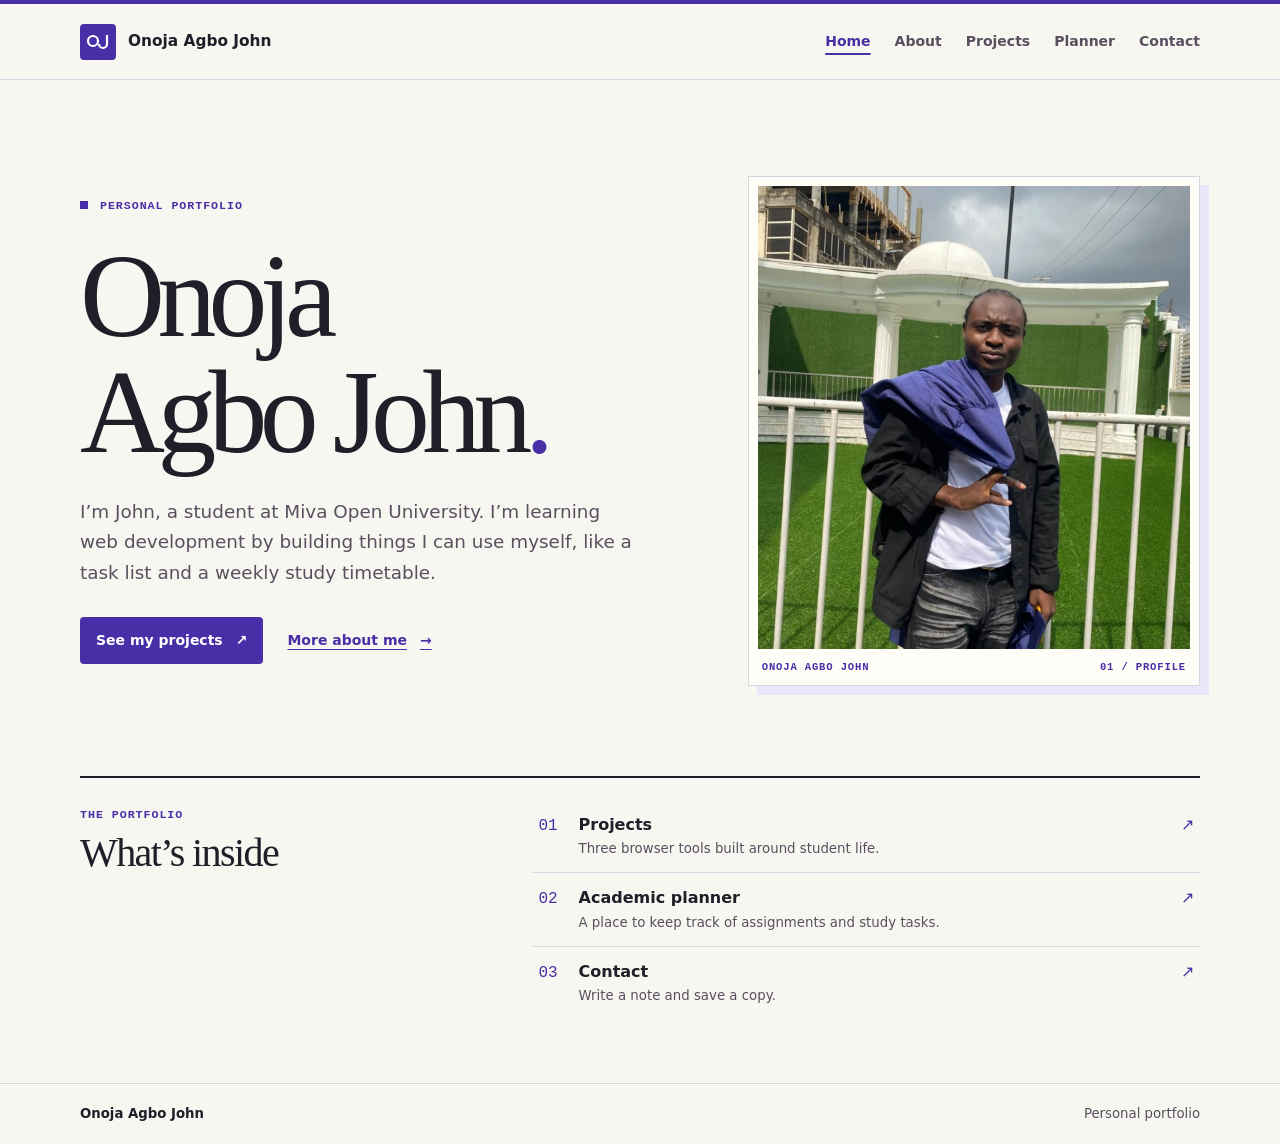
<file: index.html>
<!DOCTYPE html>
<html lang="en">
<head>
  <meta charset="utf-8">
  <meta name="viewport" content="width=device-width, initial-scale=1">
  <meta name="description" content="Onoja Agbo John’s personal portfolio and web projects.">
  <title>Home | Onoja Agbo John</title>
  <link rel="icon" href="assets/monogram.svg" type="image/svg+xml">
  <link rel="stylesheet" href="css/style.css">
  
</head>
<body>
  <a class="skip" href="#main">Skip to content</a>
  <header class="site-header">
    <nav class="wrap navigation" aria-label="Main navigation">
      <a class="identity" href="index.html"><img src="assets/monogram.svg" width="36" height="36" alt=""><span>Onoja Agbo John</span></a>
      <ul class="nav-links"><li><a href="index.html" aria-current="page">Home</a></li><li><a href="about.html">About</a></li><li><a href="projects.html">Projects</a></li><li><a href="planner.html">Planner</a></li><li><a href="contact.html">Contact</a></li></ul>
    </nav>
  </header>
  <main id="main" class="wrap">
    <section class="hero" aria-labelledby="home-title">
      <div class="hero-copy">
        <p class="eyebrow"><span class="square"></span> Personal portfolio</p>
        <h1 id="home-title">Onoja<br> Agbo John<span class="period">.</span></h1>
        <p class="hero-description">I’m John, a student at Miva Open University. I’m learning web development by building things I can use myself, like a task list and a weekly study timetable.</p>
        <div class="actions">
          <a class="button" href="projects.html">See my projects <span aria-hidden="true">↗</span></a>
          <a class="text-link" href="about.html">More about me <span aria-hidden="true">→</span></a>
        </div>
      </div>
      <figure class="portrait">
        <img src="assets/onoja-agbo-john.jpg" width="1152" height="1536" alt="Onoja Agbo John standing by a railing outdoors">
        <figcaption><span>ONOJA AGBO JOHN</span><span>01 / PROFILE</span></figcaption>
      </figure>
    </section>
    <section class="site-index" aria-labelledby="index-title">
      <div><p class="eyebrow">THE PORTFOLIO</p><h2 id="index-title">What’s inside</h2></div>
      <ol class="index-links">
        <li><a href="projects.html"><span class="index-number">01</span><span><strong>Projects</strong><small>Three browser tools built around student life.</small></span><span class="index-arrow" aria-hidden="true">↗</span></a></li>
        <li><a href="planner.html"><span class="index-number">02</span><span><strong>Academic planner</strong><small>A place to keep track of assignments and study tasks.</small></span><span class="index-arrow" aria-hidden="true">↗</span></a></li>
        <li><a href="contact.html"><span class="index-number">03</span><span><strong>Contact</strong><small>Write a note and save a copy.</small></span><span class="index-arrow" aria-hidden="true">↗</span></a></li>
      </ol>
    </section>
  </main>
  <footer class="site-footer">
    <div class="wrap footer-inner"><p>Onoja Agbo John</p><p>Personal portfolio</p></div>
  </footer>
</body>
</html>
</file>
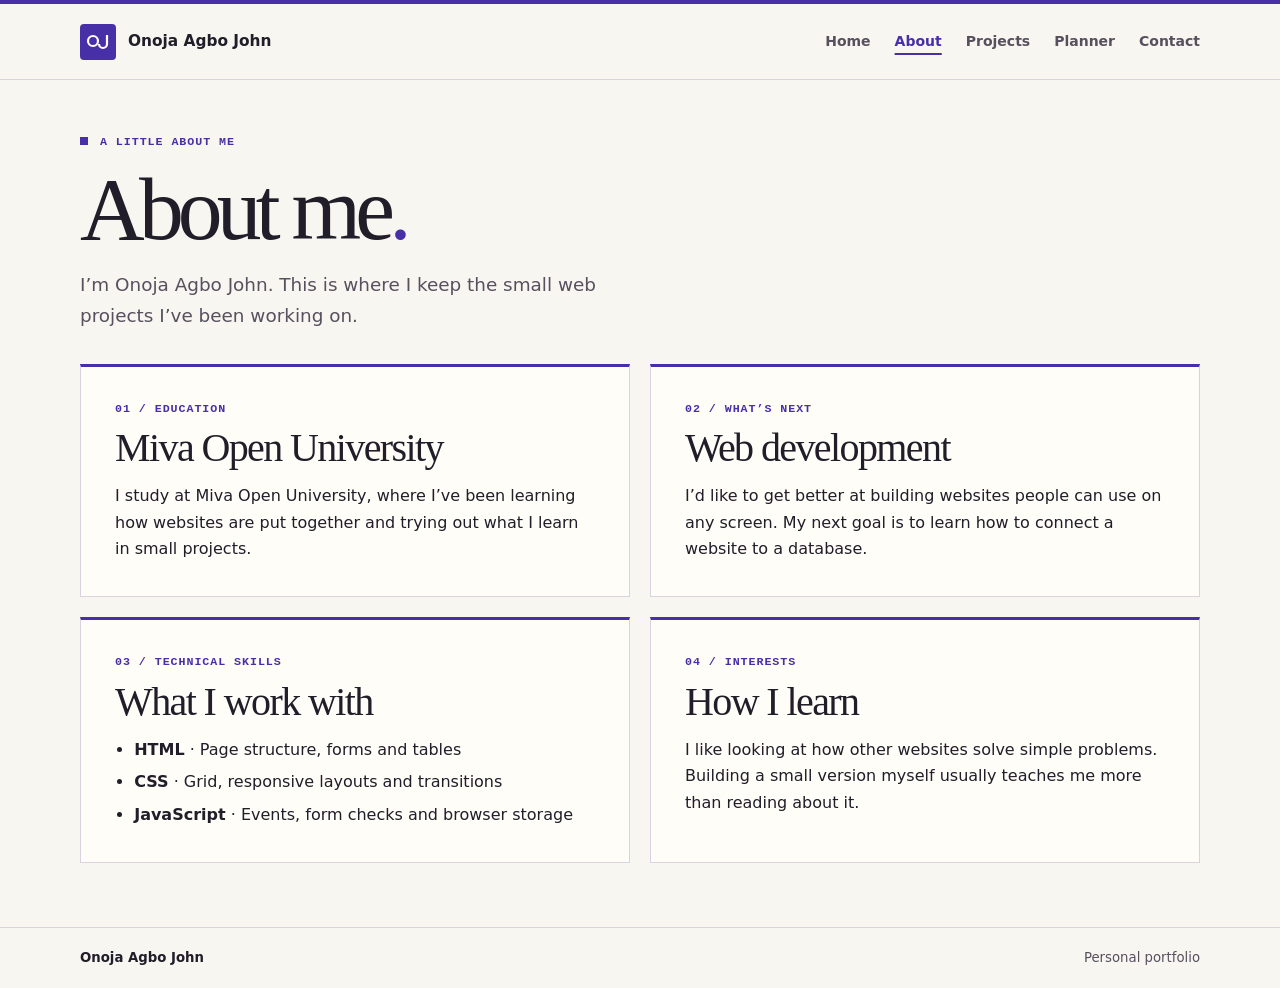
<file: about.html>
<!DOCTYPE html>
<html lang="en">
<head>
  <meta charset="utf-8">
  <meta name="viewport" content="width=device-width, initial-scale=1">
  <meta name="description" content="Learn about Onoja Agbo John, his studies and his interest in web development.">
  <title>About | Onoja Agbo John</title>
  <link rel="icon" href="assets/monogram.svg" type="image/svg+xml">
  <link rel="stylesheet" href="css/style.css">
  
</head>
<body>
  <a class="skip" href="#main">Skip to content</a>
  <header class="site-header">
    <nav class="wrap navigation" aria-label="Main navigation">
      <a class="identity" href="index.html"><img src="assets/monogram.svg" width="36" height="36" alt=""><span>Onoja Agbo John</span></a>
      <ul class="nav-links"><li><a href="index.html">Home</a></li><li><a href="about.html" aria-current="page">About</a></li><li><a href="projects.html">Projects</a></li><li><a href="planner.html">Planner</a></li><li><a href="contact.html">Contact</a></li></ul>
    </nav>
  </header>
  <main id="main" class="wrap">
    <header class="page-heading">
      <p class="eyebrow"><span class="square"></span> A little about me</p>
      <h1>About me<span class="period">.</span></h1>
      <p>I’m Onoja Agbo John. This is where I keep the small web projects I’ve been working on.</p>
    </header>
    <div class="about-grid">
      <section class="note">
        <p class="eyebrow">01 / Education</p>
        <h2>Miva Open University</h2>
        <p>I study at Miva Open University, where I’ve been learning how websites are put together and trying out what I learn in small projects.</p>
      </section>
      <section class="note">
        <p class="eyebrow">02 / What’s next</p>
        <h2>Web development</h2>
        <p>I’d like to get better at building websites people can use on any screen. My next goal is to learn how to connect a website to a database.</p>
      </section>
      <section class="note">
        <p class="eyebrow">03 / Technical skills</p>
        <h2>What I work with</h2>
        <ul class="plain-list">
          <li><strong>HTML</strong> · Page structure, forms and tables</li>
          <li><strong>CSS</strong> · Grid, responsive layouts and transitions</li>
          <li><strong>JavaScript</strong> · Events, form checks and browser storage</li>
        </ul>
      </section>
      <section class="note">
        <p class="eyebrow">04 / Interests</p>
        <h2>How I learn</h2>
        <p>I like looking at how other websites solve simple problems. Building a small version myself usually teaches me more than reading about it.</p>
      </section>
    </div>
  </main>
  <footer class="site-footer">
    <div class="wrap footer-inner"><p>Onoja Agbo John</p><p>Personal portfolio</p></div>
  </footer>
</body>
</html>
</file>
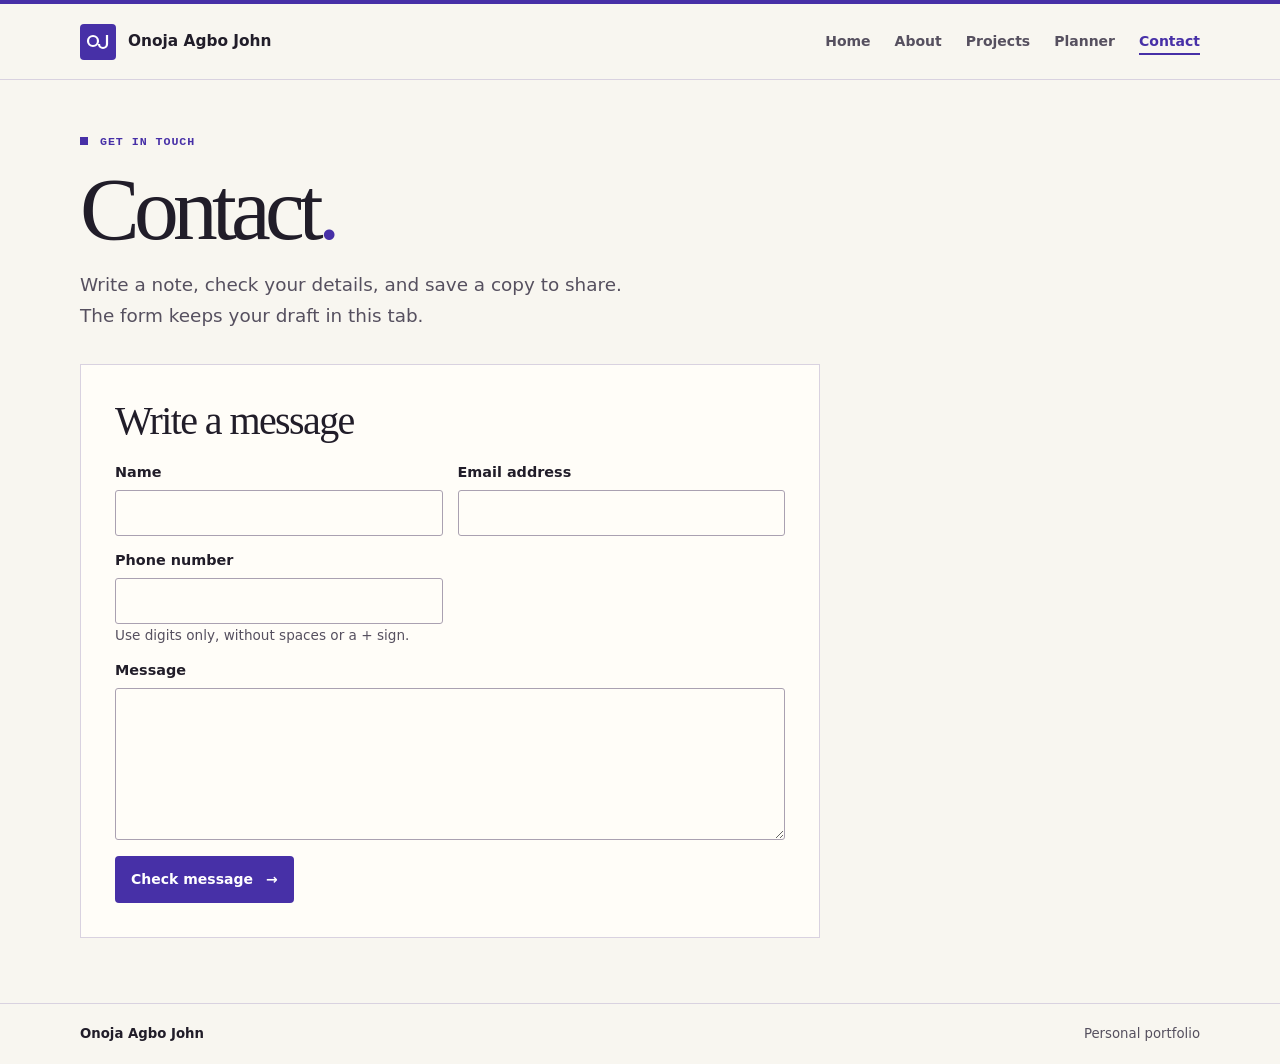
<file: contact.html>
<!DOCTYPE html>
<html lang="en">
<head>
  <meta charset="utf-8">
  <meta name="viewport" content="width=device-width, initial-scale=1">
  <meta name="description" content="Prepare and download a message for Onoja Agbo John.">
  <title>Contact | Onoja Agbo John</title>
  <link rel="icon" href="assets/monogram.svg" type="image/svg+xml">
  <link rel="stylesheet" href="css/style.css">
  <script src="js/contact.js" defer></script>
</head>
<body>
  <a class="skip" href="#main">Skip to content</a>
  <header class="site-header">
    <nav class="wrap navigation" aria-label="Main navigation">
      <a class="identity" href="index.html"><img src="assets/monogram.svg" width="36" height="36" alt=""><span>Onoja Agbo John</span></a>
      <ul class="nav-links"><li><a href="index.html">Home</a></li><li><a href="about.html">About</a></li><li><a href="projects.html">Projects</a></li><li><a href="planner.html">Planner</a></li><li><a href="contact.html" aria-current="page">Contact</a></li></ul>
    </nav>
  </header>
  <main id="main" class="wrap">
    <header class="page-heading">
      <p class="eyebrow"><span class="square"></span> Get in touch</p>
      <h1>Contact<span class="period">.</span></h1>
      <p>Write a note, check your details, and save a copy to share. The form keeps your draft in this tab.</p>
    </header>
    <section class="form-panel" aria-labelledby="message-heading">
      <h2 id="message-heading">Write a message</h2>
      <form id="contact-form" novalidate>
        <div class="contact-grid">
          <div class="field">
            <label for="full-name">Name</label>
            <input id="full-name" name="name" required maxlength="100" autocomplete="name" aria-describedby="full-name-error">
            <small id="full-name-error" class="error"></small>
          </div>
          <div class="field">
            <label for="email">Email address</label>
            <input id="email" name="email" type="email" required maxlength="254" autocomplete="email" aria-describedby="email-error">
            <small id="email-error" class="error"></small>
          </div>
          <div class="field">
            <label for="phone">Phone number</label>
            <input id="phone" name="phone" type="tel" inputmode="numeric" pattern="[0-9]+" required maxlength="20" autocomplete="tel" aria-describedby="phone-hint phone-error">
            <small id="phone-hint" class="hint">Use digits only, without spaces or a + sign.</small>
            <small id="phone-error" class="error"></small>
          </div>
          <div class="field full">
            <label for="message">Message</label>
            <textarea id="message" name="message" rows="5" required maxlength="2000" aria-describedby="message-error"></textarea>
            <small id="message-error" class="error"></small>
          </div>
        </div>
        <div class="contact-actions">
          <button class="button" type="submit" disabled>Check message <span aria-hidden="true">→</span></button>
          <a class="text-link" id="download-draft" download="message-for-john.txt" hidden>Download draft <span aria-hidden="true">↓</span></a>
        </div>
        <p class="notice" id="contact-status" role="status"></p>
      </form>
      <noscript><p>Turn on JavaScript to check the form.</p></noscript>
    </section>
  </main>
  <footer class="site-footer">
    <div class="wrap footer-inner"><p>Onoja Agbo John</p><p>Personal portfolio</p></div>
  </footer>
</body>
</html>
</file>
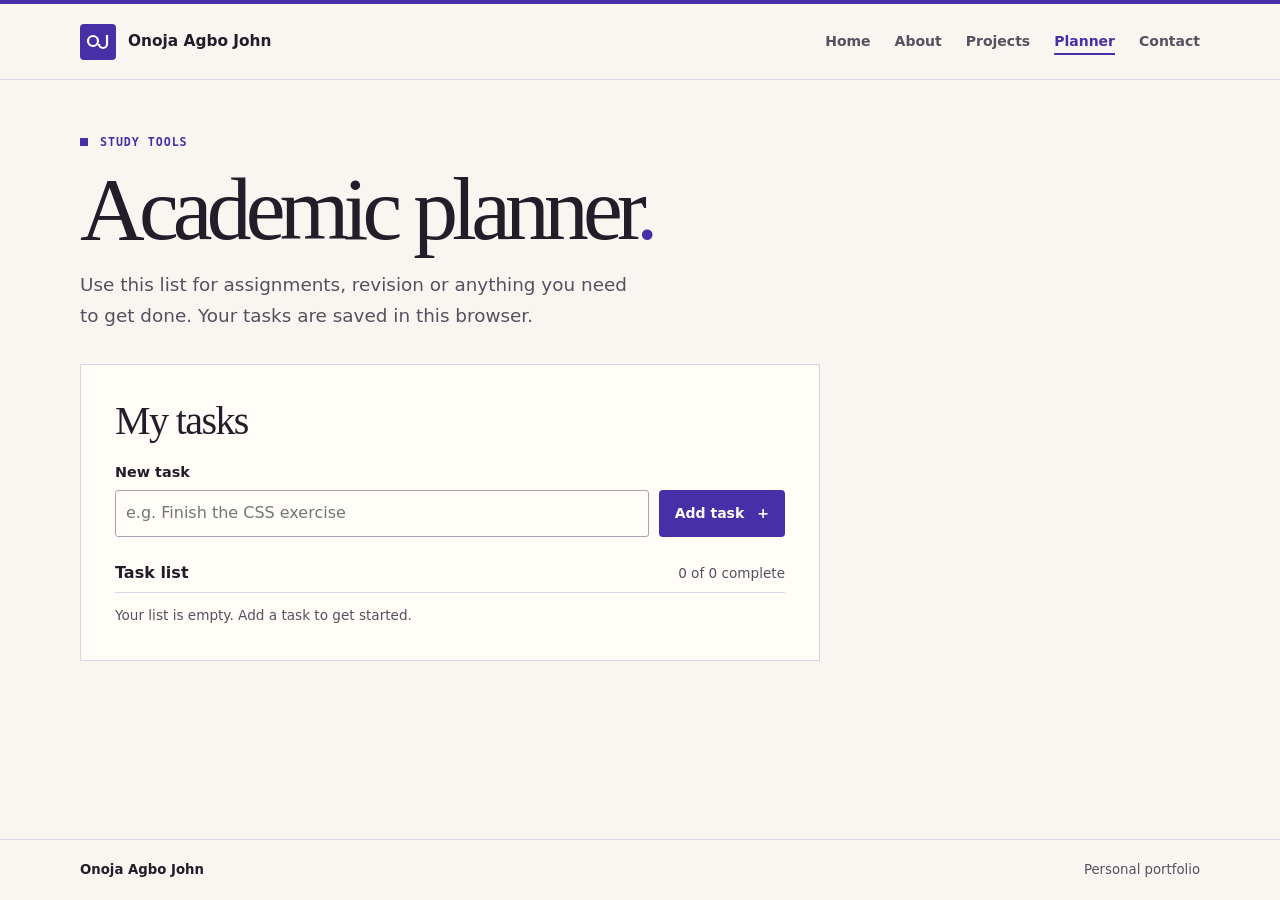
<file: planner.html>
<!DOCTYPE html>
<html lang="en">
<head>
  <meta charset="utf-8">
  <meta name="viewport" content="width=device-width, initial-scale=1">
  <meta name="description" content="Keep track of assignments, study sessions and to-dos in your browser.">
  <title>Planner | Onoja Agbo John</title>
  <link rel="icon" href="assets/monogram.svg" type="image/svg+xml">
  <link rel="stylesheet" href="css/style.css">
  <script src="js/planner.js" defer></script>
</head>
<body>
  <a class="skip" href="#main">Skip to content</a>
  <header class="site-header">
    <nav class="wrap navigation" aria-label="Main navigation">
      <a class="identity" href="index.html"><img src="assets/monogram.svg" width="36" height="36" alt=""><span>Onoja Agbo John</span></a>
      <ul class="nav-links"><li><a href="index.html">Home</a></li><li><a href="about.html">About</a></li><li><a href="projects.html">Projects</a></li><li><a href="planner.html" aria-current="page">Planner</a></li><li><a href="contact.html">Contact</a></li></ul>
    </nav>
  </header>
  <main id="main" class="wrap">
    <header class="page-heading">
      <p class="eyebrow"><span class="square"></span> Study tools</p>
      <h1>Academic planner<span class="period">.</span></h1>
      <p>Use this list for assignments, revision or anything you need to get done. Your tasks are saved in this browser.</p>
    </header>
    <section class="form-panel" aria-labelledby="tasks-heading">
      <h2 id="tasks-heading">My tasks</h2>
      <form id="task-form">
        <label for="task-name">New task</label>
        <div class="inline-form">
          <input id="task-name" name="task" placeholder="e.g. Finish the CSS exercise" required maxlength="120">
          <button class="button" type="submit">Add task <span aria-hidden="true">+</span></button>
        </div>
      </form>
      <p class="notice" id="storage-notice" role="status" hidden></p>
      <div class="task-heading"><h3>Task list</h3><p id="task-count" aria-live="polite"></p></div>
      <p class="empty" id="task-empty">Your list is empty. Add a task to get started.</p>
      <ul class="task-list" id="task-list"></ul>
      <noscript><p>Turn on JavaScript to use the planner.</p></noscript>
    </section>
  </main>
  <footer class="site-footer">
    <div class="wrap footer-inner"><p>Onoja Agbo John</p><p>Personal portfolio</p></div>
  </footer>
</body>
</html>
</file>
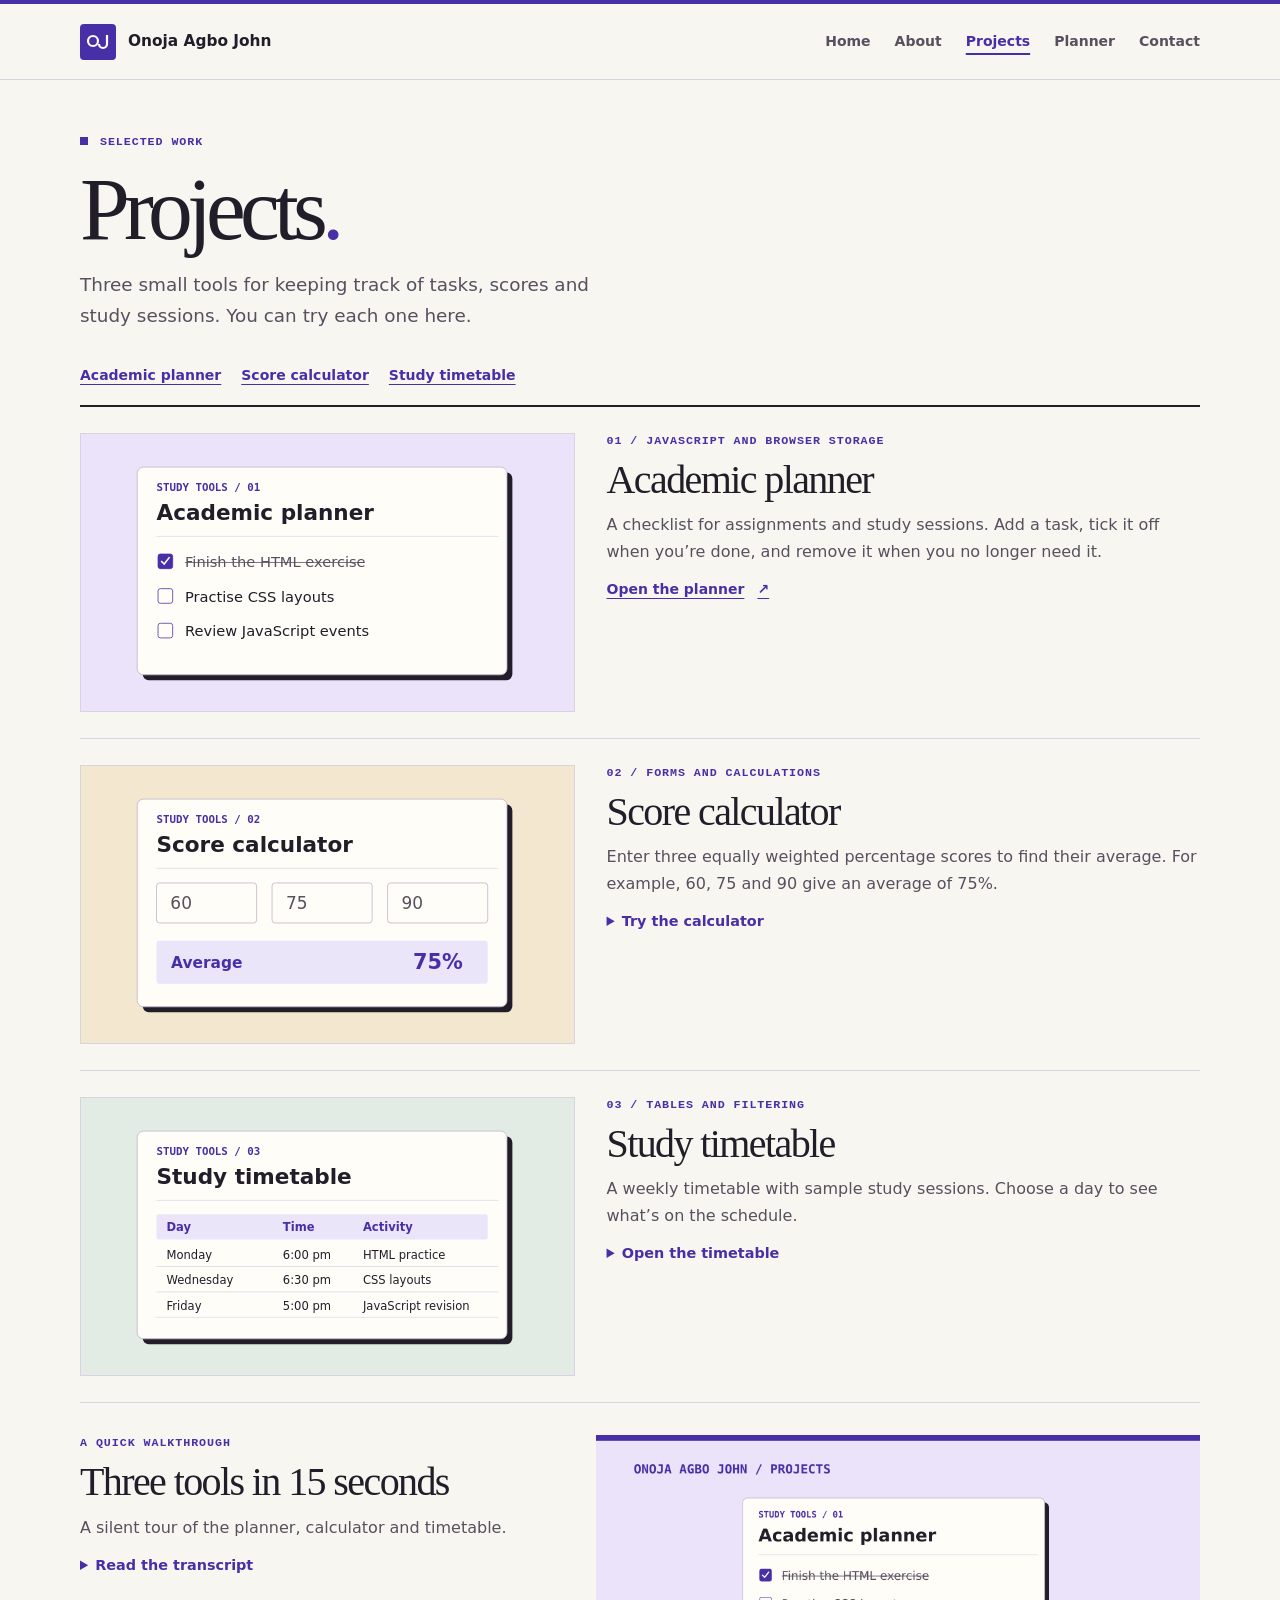
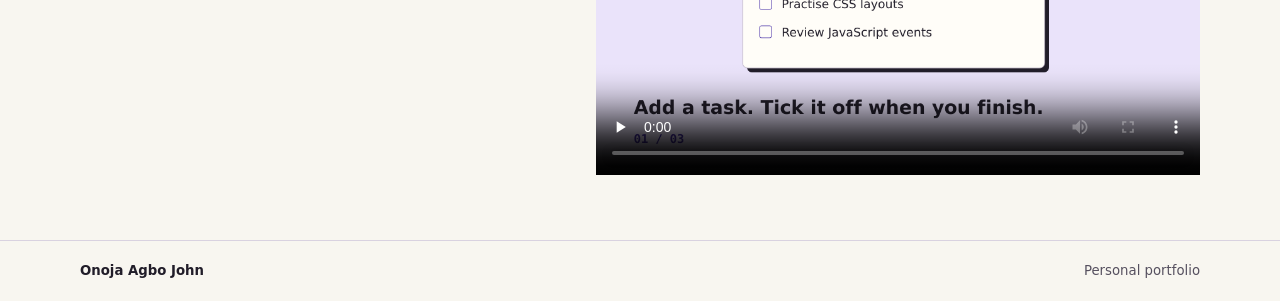
<file: projects.html>
<!DOCTYPE html>
<html lang="en">
<head>
  <meta charset="utf-8">
  <meta name="viewport" content="width=device-width, initial-scale=1">
  <meta name="description" content="Explore three web tools by Onoja Agbo John.">
  <title>Projects | Onoja Agbo John</title>
  <link rel="icon" href="assets/monogram.svg" type="image/svg+xml">
  <link rel="stylesheet" href="css/style.css">
  <script src="js/projects.js" defer></script>
</head>
<body>
  <a class="skip" href="#main">Skip to content</a>
  <header class="site-header">
    <nav class="wrap navigation" aria-label="Main navigation">
      <a class="identity" href="index.html"><img src="assets/monogram.svg" width="36" height="36" alt=""><span>Onoja Agbo John</span></a>
      <ul class="nav-links"><li><a href="index.html">Home</a></li><li><a href="about.html">About</a></li><li><a href="projects.html" aria-current="page">Projects</a></li><li><a href="planner.html">Planner</a></li><li><a href="contact.html">Contact</a></li></ul>
    </nav>
  </header>
  <main id="main" class="wrap">
    <header class="page-heading">
      <p class="eyebrow"><span class="square"></span> Selected work</p>
      <h1>Projects<span class="period">.</span></h1>
      <p>Three small tools for keeping track of tasks, scores and study sessions. You can try each one here.</p>
    </header>
    <nav aria-label="Jump to a project">
      <ul class="project-jumps">
        <li><a href="#task-planner">Academic planner</a></li>
        <li><a href="#score-calculator">Score calculator</a></li>
        <li><a href="#study-timetable">Study timetable</a></li>
      </ul>
    </nav>
    <div class="project-list">
      <article class="project" id="task-planner">
        <img class="project-art" src="assets/planner-preview.svg" width="640" height="360" alt="Illustration of a study checklist with an HTML exercise checked off">
        <div class="project-copy">
          <p class="eyebrow">01 / JavaScript and browser storage</p>
          <h2>Academic planner</h2>
          <p>A checklist for assignments and study sessions. Add a task, tick it off when you’re done, and remove it when you no longer need it.</p>
          <a class="text-link" href="planner.html">Open the planner <span aria-hidden="true">↗</span></a>
        </div>
      </article>
      <article class="project" id="score-calculator">
        <img class="project-art" src="assets/scores-preview.svg" width="640" height="360" alt="Illustration of a score calculator showing a 75 percent average">
        <div class="project-copy">
          <p class="eyebrow">02 / Forms and calculations</p>
          <h2>Score calculator</h2>
          <p>Enter three equally weighted percentage scores to find their average. For example, 60, 75 and 90 give an average of 75%.</p>
          <details class="demo">
            <summary>Try the calculator</summary>
            <form id="score-form">
              <div class="score-fields">
                <label>Score 1 <input name="score" type="number" min="0" max="100" step="any" required></label>
                <label>Score 2 <input name="score" type="number" min="0" max="100" step="any" required></label>
                <label>Score 3 <input name="score" type="number" min="0" max="100" step="any" required></label>
              </div>
              <button class="button" type="submit">Calculate</button>
              <output id="score-result" aria-live="polite"></output>
            </form>
          </details>
        </div>
      </article>
      <article class="project" id="study-timetable">
        <img class="project-art" src="assets/timetable-preview.svg" width="640" height="360" alt="Illustration of a weekly study timetable with time and activity columns">
        <div class="project-copy">
          <p class="eyebrow">03 / Tables and filtering</p>
          <h2>Study timetable</h2>
          <p>A weekly timetable with sample study sessions. Choose a day to see what’s on the schedule.</p>
          <details class="demo">
            <summary>Open the timetable</summary>
            <label for="day-filter">Show sessions for</label>
            <select id="day-filter">
              <option value="all">All days</option><option>Monday</option><option>Wednesday</option><option>Friday</option>
            </select>
            <table>
              <caption>Sample study sessions</caption>
              <thead><tr><th scope="col">Day</th><th scope="col">Time</th><th scope="col">Activity</th></tr></thead>
              <tbody>
                <tr><td>Monday</td><td>6:00 pm</td><td>HTML practice</td></tr>
                <tr><td>Wednesday</td><td>6:30 pm</td><td>CSS layouts</td></tr>
                <tr><td>Friday</td><td>5:00 pm</td><td>JavaScript revision</td></tr>
              </tbody>
            </table>
          </details>
        </div>
      </article>
    </div>
    <section class="walkthrough" aria-labelledby="walkthrough-title">
      <div>
        <p class="eyebrow">A QUICK WALKTHROUGH</p>
        <h2 id="walkthrough-title">Three tools in 15 seconds</h2>
        <p>A silent tour of the planner, calculator and timetable.</p>
        <details class="demo">
          <summary>Read the transcript</summary>
          <ol><li>Add a task in the planner. Tick it off once it’s done.</li><li>Enter three scores to calculate their average.</li><li>Choose a day to see its study sessions.</li></ol>
        </details>
      </div>
      <video controls preload="none" poster="assets/walkthrough-poster.png" width="640" height="360" aria-label="Silent walkthrough of the three projects">
        <source src="assets/project-walkthrough.mp4" type="video/mp4">
        <a href="assets/project-walkthrough.mp4">Download the walkthrough video</a>
      </video>
    </section>
  </main>
  <footer class="site-footer">
    <div class="wrap footer-inner"><p>Onoja Agbo John</p><p>Personal portfolio</p></div>
  </footer>
</body>
</html>
</file>
<file: css/style.css>
:root {
  color-scheme: light;
  --paper: #f8f6f0;
  --white: #fffdf8;
  --ink: #211d29;
  --muted: #56505f;
  --violet: #4730a7;
  --dark-violet: #372184;
  --wash: #ebe5fa;
  --line: #d9d2e0;
  --error: #a22839;
  --sans: system-ui, -apple-system, "Segoe UI", sans-serif;
  --serif: Georgia, "Times New Roman", serif;
  --mono: ui-monospace, "Cascadia Mono", Consolas, monospace;
}
*, *::before, *::after { box-sizing: border-box; }
body { margin: 0; background: var(--paper); color: var(--ink); font: 1rem/1.65 var(--sans); min-height: 100vh; display: flex; flex-direction: column; }
[hidden] { display: none !important; }
img, video { display: block; max-width: 100%; }
a { color: var(--violet); }
p, h1, h2, h3, figure { margin: 0; }
h1, h2 { font-family: var(--serif); font-weight: 400; }
h1 { font-size: clamp(3rem, 8vw, 5.6rem); line-height: .99; letter-spacing: -.065em; }
h2 { font-size: clamp(1.75rem, 4vw, 2.5rem); line-height: 1.12; letter-spacing: -.04em; }
h3 { font-size: 1rem; }
:focus-visible { outline: 2px solid var(--violet); outline-offset: 4px; }
.wrap { width: min(1120px, calc(100% - 96px)); margin-inline: auto; }
main { flex: 1; }
.skip { position: absolute; inset: 8px auto auto 8px; transform: translateY(-160%); padding: 8px 12px; background: var(--white); z-index: 2; }
.skip:focus { transform: none; }
.site-header { border-top: 4px solid var(--violet); border-bottom: 1px solid var(--line); }
.navigation { min-height: 75px; display: flex; align-items: center; justify-content: space-between; gap: 14px 26px; }
.identity { display: inline-flex; align-items: center; gap: 12px; text-decoration: none; color: var(--ink); font-size: .96rem; font-weight: 700; white-space: nowrap; }
.nav-links { display: flex; align-items: center; gap: 0 24px; padding: 0; margin: 0; list-style: none; }
.nav-links a { display: inline-block; padding-block: 8px; color: var(--muted); text-decoration: none; font-size: .875rem; font-weight: 600; }
.nav-links a:hover, .nav-links a[aria-current="page"] { color: var(--violet); text-decoration: underline; text-decoration-thickness: 2px; text-underline-offset: 7px; }
.eyebrow { color: var(--violet); font: 700 .73rem/1.5 var(--mono); letter-spacing: .08em; text-transform: uppercase; }
.square { display: inline-block; width: .65em; height: .65em; margin-right: .38em; background: var(--violet); vertical-align: .04em; }
.period { color: var(--violet); }
.hero { display: grid; grid-template-columns: 1.25fr 1fr; align-items: center; gap: clamp(36px, 8vw, 116px); padding: clamp(45px, 7.5vw, 100px) 0 clamp(48px, 7vw, 92px); }
.hero h1 { font-size: clamp(3.45rem, 9.2vw, 7.9rem); margin-block: 22px 26px; }
.hero-description, .page-heading > p:last-child { color: var(--muted); font-size: clamp(1rem, 2vw, 1.15rem); max-width: 48ch; }
.actions { display: flex; align-items: center; gap: 15px 24px; flex-wrap: wrap; margin-top: 29px; }
.button, .text-link { display: inline-flex; align-items: center; justify-content: center; gap: 13px; font-size: .875rem; font-weight: 700; }
.button { background: var(--violet); border: 1px solid transparent; border-radius: 4px; padding: 11px 15px; min-height: 45px; text-decoration: none; color: #fff; cursor: pointer; transition: background-color .16s ease; }
.button:hover { background: var(--dark-violet); }
.text-link { text-underline-offset: 4px; }
.text-link:hover { color: var(--dark-violet); text-decoration-thickness: 2px; }
.portrait { padding: 9px 9px 0; background: var(--white); border: 1px solid var(--line); box-shadow: 9px 9px 0 var(--wash); }
.portrait img { width: 100%; aspect-ratio: 1 / 1.07; height: auto; object-fit: cover; object-position: center 71%; }
.portrait figcaption { display: flex; justify-content: space-between; flex-wrap: wrap; gap: 2px 12px; padding: 11px 4px; color: var(--violet); font: 700 .66rem/1.4 var(--mono); letter-spacing: .08em; }
.site-index { border-top: 2px solid var(--ink); display: grid; grid-template-columns: 1fr 1.65fr; gap: 24px 48px; padding-block: 29px 64px; }
.site-index h2 { margin-top: 7px; }
.index-links { margin: 0; padding: 0; list-style: none; }
.index-links li + li { border-top: 1px solid var(--line); }
.index-links a { display: grid; grid-template-columns: 28px 1fr auto; align-items: baseline; gap: 12px; padding: 12px 6px; color: var(--ink); text-decoration: none; transition: background-color .16s ease; }
.index-links li:first-child a { padding-top: 5px; }
.index-links a:hover { background: var(--wash); }
.index-number, .index-arrow { color: var(--violet); font-family: var(--mono); }
.index-links small { display: block; color: var(--muted); }
.page-heading { padding-block: 54px 33px; }
.page-heading h1 { margin-block: 13px 17px; }
.about-grid { display: grid; grid-template-columns: repeat(2, minmax(0, 1fr)); gap: 20px; padding-bottom: 64px; }
.note, .form-panel { padding: clamp(20px, 4vw, 34px); background: var(--white); border: 1px solid var(--line); }
.note { border-top: 3px solid var(--violet); }
.note h2 { margin-block: 8px 12px; }
.note p + p:not(.eyebrow) { margin-top: 10px; }
.plain-list { padding-left: 1.2em; margin: 0; }
.plain-list li + li { margin-top: 6px; }
.project-list { border-top: 2px solid var(--ink); }
.project { padding-block: 26px; border-bottom: 1px solid var(--line); display: grid; grid-template-columns: minmax(0, 1fr) minmax(0, 1.2fr); gap: 18px 32px; align-items: start; }
.project-art { width: 100%; height: auto; border: 1px solid var(--line); }
.project-copy h2, .walkthrough h2 { margin-block: 7px 10px; }
.project-copy > p:not(.eyebrow), .walkthrough p:not(.eyebrow) { color: var(--muted); }
.project-copy > .text-link, .demo { margin-top: 13px; }
.demo summary { color: var(--violet); font-weight: 700; font-size: .9rem; cursor: pointer; width: fit-content; text-underline-offset: 4px; }
.demo summary:hover { text-decoration: underline; }
.demo form, .demo > label { margin-top: 12px; }
.demo .button { margin-top: 10px; }
.score-fields { display: grid; grid-template-columns: repeat(3, minmax(0, 1fr)); gap: 8px; }
#score-result { display: block; margin-top: 7px; font-weight: 700; color: var(--violet); }
#day-filter { width: auto; margin-bottom: 8px; }
table { border-collapse: collapse; width: 100%; font-size: .875rem; }
caption { text-align: left; font-weight: 600; padding-bottom: 5px; }
th, td { border-bottom: 1px solid var(--line); text-align: left; padding: 6px; vertical-align: top; }
th { background: var(--wash); }
.walkthrough { display: grid; grid-template-columns: minmax(0, 1fr) minmax(0, 1.25fr); gap: 18px 32px; align-items: start; margin-block: 32px 65px; }
.walkthrough video { width: 100%; height: auto; background: var(--ink); }
.form-panel { max-width: 740px; margin-bottom: 65px; }
.form-panel h2 { margin-bottom: 17px; }
label { display: block; font-weight: 700; font-size: .9rem; }
input, textarea, select, button { font: inherit; }
input, textarea, select { width: 100%; min-width: 0; margin-top: 5px; border: 1px solid #aaa1b1; border-radius: 3px; padding: 9px 10px; background: var(--white); color: var(--ink); }
textarea { display: block; resize: vertical; }
.inline-form { display: flex; gap: 10px; margin-top: 5px; }
.inline-form input { margin: 0; }
.inline-form button { flex-shrink: 0; }
.task-heading { display: flex; justify-content: space-between; align-items: baseline; flex-wrap: wrap; gap: 5px 15px; border-bottom: 1px solid var(--line); margin-top: 23px; padding-bottom: 6px; }
.task-heading p, .empty, .hint { color: var(--muted); font-size: .85rem; }
.empty { padding-top: 11px; }
.task-list { padding: 0; margin: 0; list-style: none; }
.task-list li { display: flex; align-items: start; justify-content: space-between; gap: 8px; border-bottom: 1px solid var(--line); padding: 8px 0; }
.task-list label { display: flex; align-items: start; gap: 8px; padding: 8px 0; font-weight: 500; overflow-wrap: anywhere; min-width: 0; }
.task-list input { width: 1.1rem; height: 1.1rem; margin: 2px 0 0; accent-color: var(--violet); flex: none; }
.task-list input:checked + span { color: var(--muted); text-decoration: line-through; }
.remove-task { border: 1px solid var(--line); color: var(--error); background: var(--white); border-radius: 3px; min-height: 36px; padding: 4px 8px; cursor: pointer; font-size: .8rem; }
.remove-task:hover { background: #faecef; }
.contact-actions { display: flex; align-items: center; gap: 10px 18px; flex-wrap: wrap; }
.contact-grid { display: grid; grid-template-columns: repeat(2, minmax(0, 1fr)); gap: 13px 15px; margin-bottom: 16px; }
.full { grid-column: 1 / -1; }
.hint, .error { display: block; }
.error { color: var(--error); font-size: .84rem; }
[aria-invalid="true"] { border-color: var(--error); }
.notice:not(:empty) { margin-top: 10px; color: var(--violet); font-weight: 600; font-size: .875rem; }
.site-footer { border-top: 1px solid var(--line); }
.footer-inner { display: flex; justify-content: space-between; gap: 4px 18px; flex-wrap: wrap; padding-block: 19px; color: var(--muted); font-size: .83rem; }
.footer-inner p:first-child { font-weight: 700; color: var(--ink); }
@media (max-width: 810px) {
  .wrap { width: calc(100% - 54px); }
  .hero { gap: 36px; }
  .nav-links { gap: 0 16px; }
}
@media (max-width: 650px) {
  .wrap { width: calc(100% - 34px); }
  .navigation { flex-wrap: wrap; padding-block: 12px 7px; gap: 5px; }
  .nav-links { justify-content: space-between; width: 100%; gap: 0 7px; flex-wrap: wrap; }
  .hero, .site-index, .about-grid, .project, .walkthrough { grid-template-columns: minmax(0, 1fr); }
  .hero { padding-top: 38px; gap: 28px; }
  .hero h1 { font-size: clamp(3.2rem, 12vw, 5.35rem); margin-block: 17px 20px; }
  .portrait { margin-right: 9px; max-width: 390px; }
  .site-index { padding-bottom: 42px; }
  .page-heading { padding-top: 37px; }
  .project-art { max-width: 460px; }
}
@media (max-width: 400px) {
  .contact-grid { grid-template-columns: minmax(0, 1fr); }
  .inline-form { flex-wrap: wrap; }
}
@media (prefers-reduced-motion: reduce) {
  *, *::before, *::after { transition: none !important; }
}
.project-jumps {
  display: flex;
  flex-wrap: wrap;
  gap: 6px 20px;
  margin: 0 0 18px;
  padding: 0;
  list-style: none;
  font-size: .875rem;
  font-weight: 600;
}
.project-jumps a { text-underline-offset: 4px; }
</file>
